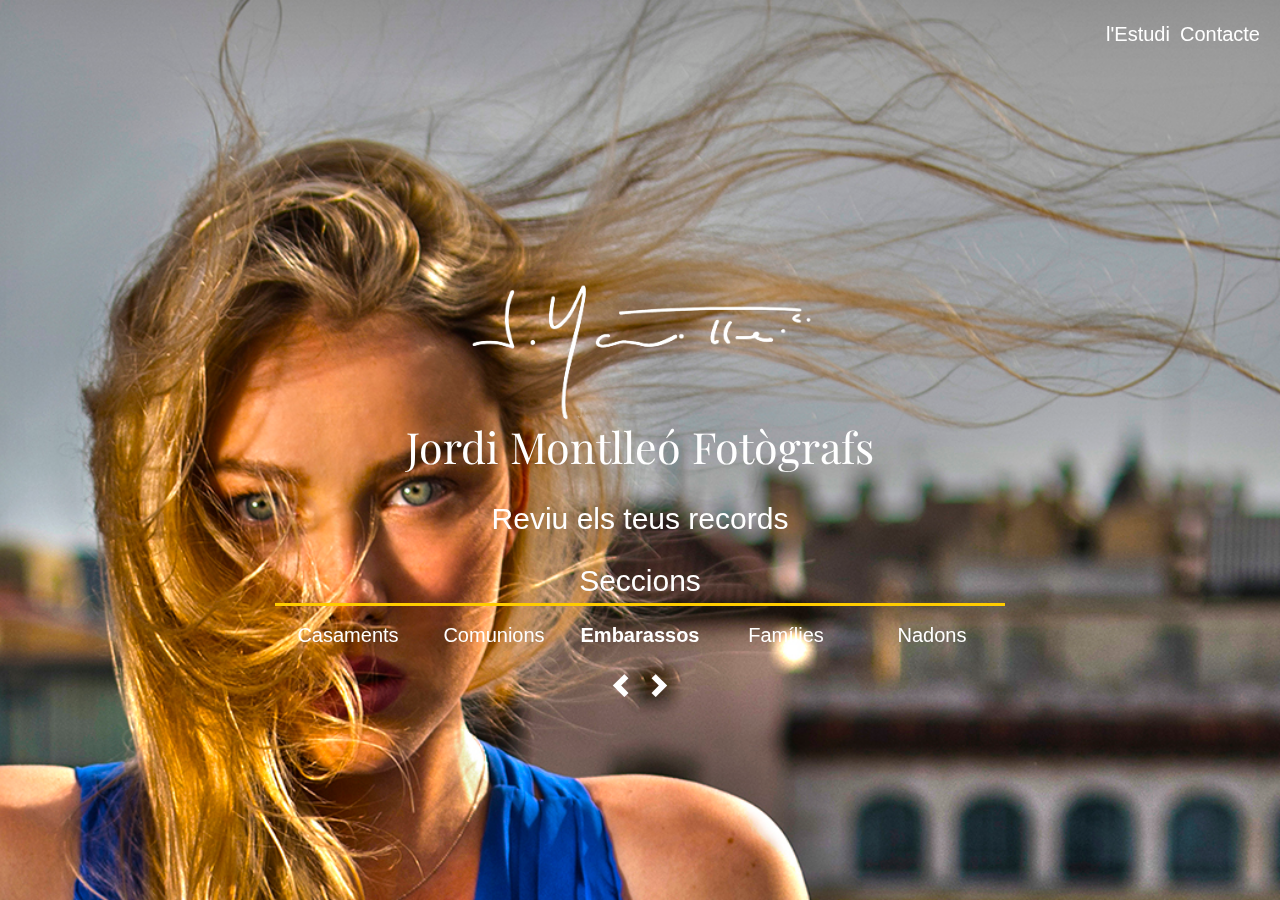
<file: index.html>
<!DOCTYPE html>
<html  >
<head>
  <!-- Site made with Mobirise Website Builder v4.9.7, https://mobirise.com -->
  <meta charset="UTF-8">
  <meta http-equiv="X-UA-Compatible" content="IE=edge">
  <meta name="generator" content="Mobirise v4.9.7, mobirise.com">
  <meta name="viewport" content="width=device-width, initial-scale=1, minimum-scale=1">
  <link rel="shortcut icon" href="assets/images/fullsizeoutput-611-295x128.jpg" type="image/x-icon">
  <meta name="description" content="">

  <title>Home</title>
  <link rel="stylesheet" href="https://fonts.googleapis.com/css?family=Alegreya+Sans:400,700&subset=latin,vietnamese,latin-ext">
  <link rel="stylesheet" href="assets/web/assets/mobirise-icons/mobirise-icons.css">
  <link rel="stylesheet" href="https://fonts.googleapis.com/css?family=Playfair+Display:400,700&subset=latin,cyrillic">
  <link rel="stylesheet" href="assets/tether/tether.min.css">
  <link rel="stylesheet" href="assets/bootstrap/css/bootstrap.min.css">
  <link rel="stylesheet" href="assets/dropdown-menu/style.light.css">
  <link rel="stylesheet" href="assets/mobirise/css/mbr-additional.css" type="text/css">
  <link rel="stylesheet" href="assets/puritym/css/style.css">
  <link rel="stylesheet" href="assets/estils/styles/detalls.css">
  <link rel="stylesheet" href="https://maxcdn.bootstrapcdn.com/bootstrap/3.3.7/css/bootstrap.min.css">
  <script src="https://ajax.googleapis.com/ajax/libs/jquery/3.2.1/jquery.min.js"></script>
  <script src="https://maxcdn.bootstrapcdn.com/bootstrap/3.3.7/js/bootstrap.min.js"></script>

</head>

<body style="font-size:20px;">

  <section>
    <nav class="nav-top", style="color:white">
          <a href="estudi.html">l'Estudi</a>
          <a href="#">Contacte</a>
    </nav>
  </section>

  <section class="mbr-section mbr-section-full mbr-parallax-background mbr-after-navbar style-background" id="header4-0" data-rv-view="2" style="background-image: url(assets/images/profoto-21.jpg);">

      <div class="mbr-table-cell">
          <div class="container">
              <div class="row">
                  <div class="col-md-8 col-md-offset-2 text-xs-center">
                      <img id="logo-portada" src="assets/images/signatura-blanca.png" alt="">
                      <h1 class="mbr-section-title display-1">Jordi Montlleó Fotògrafs</h1>
                      <p class="lead">Reviu els teus records</p>
                      <p id="seccions-label">Seccions</p>
                      <div class="slide">
                        <div class="component"><p style="font-size:20px;">Casaments</p></div>
                        <div class="component"><p style="font-size:20px;">Comunions</p></div>
                        <div class="component"><p style="font-size:20px; font-weight:bold;"><a href="#">Embarassos</a></p></div>
                        <div class="component"><p style="font-size:20px;">Famílies</p></div>
                        <div class="component"><p style="font-size:20px;">Nadons</p></div>
                      </div>
                      <div class="slide-btns">
                          <span id='btn-left'><i class="glyphicon glyphicon-chevron-left"></i></span>
                          <span id='btn-right'><i class="glyphicon glyphicon-chevron-right"></i></span>
                      </div>
                  </div>

              </div>
          </div>
      </div>
  </section>

<script src = "assets/estils/js/detalls.js" type="text/javascript"></script>

  <script src="assets/web/assets/jquery/jquery.min.js"></script>
  <script src="assets/tether/tether.min.js"></script>
  <script src="assets/bootstrap/js/bootstrap.min.js"></script>
  <script src="assets/smooth-scroll/smooth-scroll.js"></script>
  <script src="assets/bootstrap-carousel-swipe/bootstrap-carousel-swipe.js"></script>
  <script src="assets/jarallax/jarallax.js"></script>
  <script src="assets/dropdown-menu/script.js"></script>
  <script src="assets/puritym/js/script.js"></script>
  <script src="assets/formoid/formoid.min.js"></script>


</body>
</html>
</file>
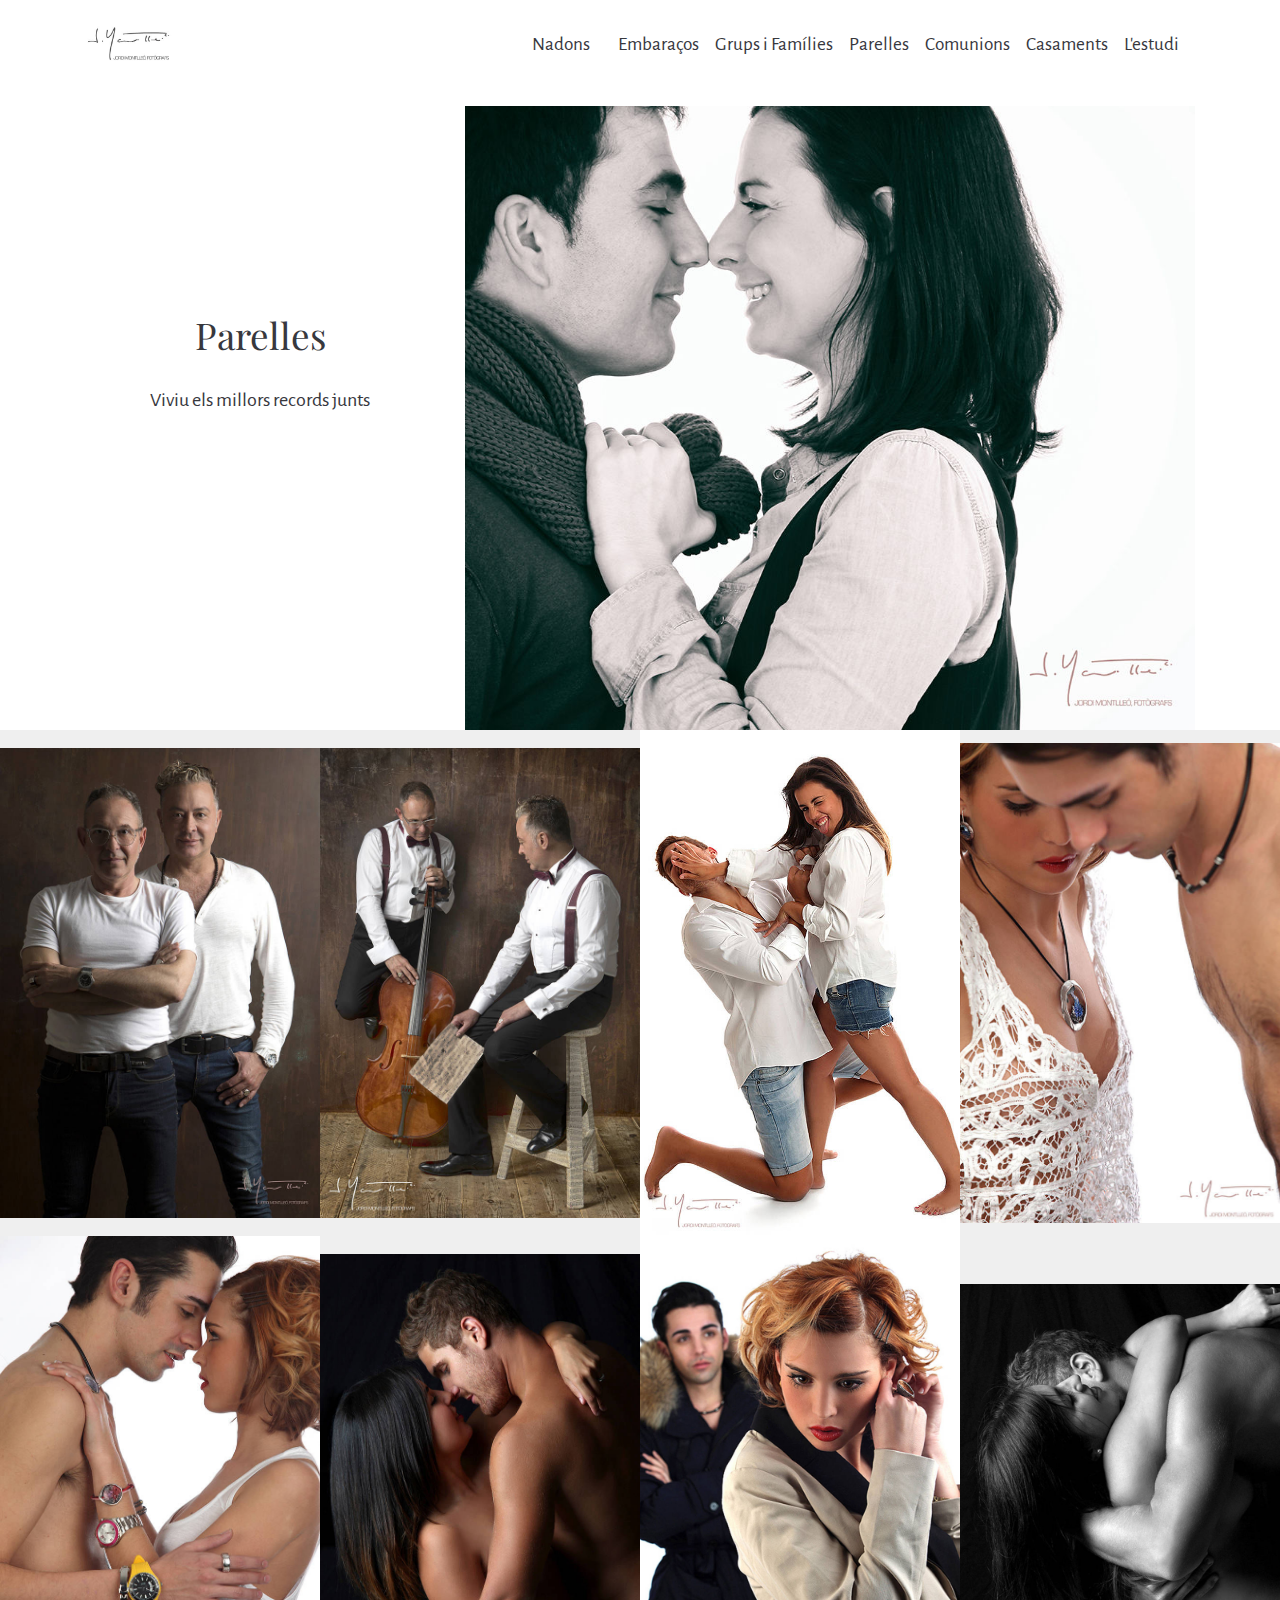
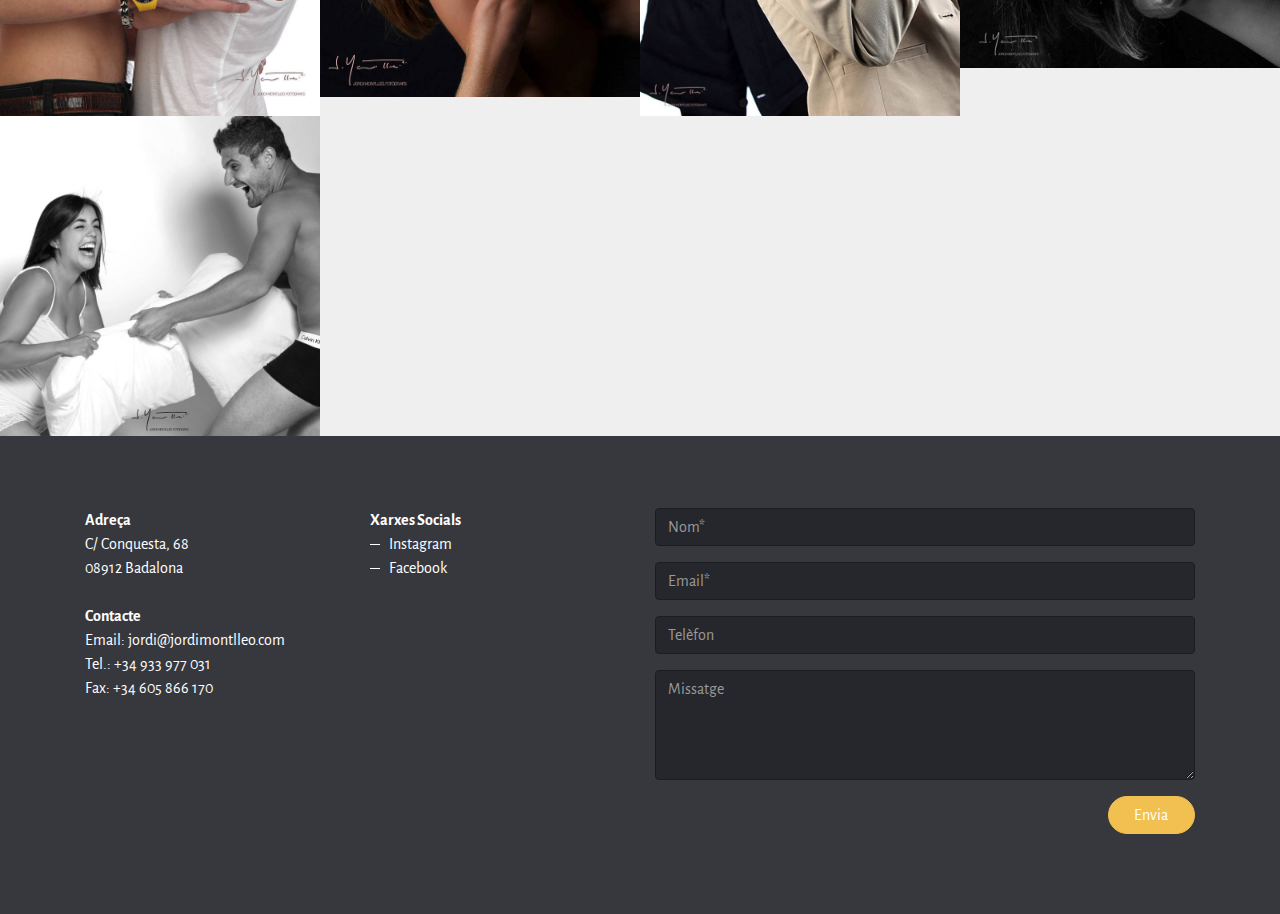
<file: page4.html>
<!DOCTYPE html>
<html  >
<head>
  <!-- Site made with Mobirise Website Builder v4.9.7, https://mobirise.com -->
  <meta charset="UTF-8">
  <meta http-equiv="X-UA-Compatible" content="IE=edge">
  <meta name="generator" content="Mobirise v4.9.7, mobirise.com">
  <meta name="viewport" content="width=device-width, initial-scale=1, minimum-scale=1">
  <link rel="shortcut icon" href="assets/images/fullsizeoutput-611-295x128.jpg" type="image/x-icon">
  <meta name="description" content="">
  
  <title>Parelles</title>
  <link rel="stylesheet" href="https://fonts.googleapis.com/css?family=Alegreya+Sans:400,700&subset=latin,vietnamese,latin-ext">
  <link rel="stylesheet" href="https://fonts.googleapis.com/css?family=Playfair+Display:400,700&subset=latin,cyrillic">
  <link rel="stylesheet" href="assets/tether/tether.min.css">
  <link rel="stylesheet" href="assets/bootstrap/css/bootstrap.min.css">
  <link rel="stylesheet" href="assets/dropdown-menu/style.light.css">
  <link rel="stylesheet" href="assets/puritym/css/style.css">
  <link rel="stylesheet" href="assets/mobirise/css/mbr-additional.css" type="text/css">
  
  
  
</head>
<body>
  <section id="dropdown-menu-s" data-rv-view="289">

    <nav class="navbar navbar-dropdown navbar-fixed-top">

        <div class="container">

            <div class="navbar-brand">
                <a href="index.html" class="navbar-logo"><img src="assets/images/fullsizeoutput-611-295x128.jpg" alt="Mobirise"></a>
                
            </div>

            <button class="navbar-toggler pull-xs-right hidden-md-up" type="button" data-toggle="collapse" data-target="#exCollapsingNavbar">
                <div class="hamburger-icon"></div>
            </button>

            <ul class="nav-dropdown collapse pull-xs-right navbar-toggleable-sm nav navbar-nav" id="exCollapsingNavbar"><li class="nav-item"><a class="nav-link link" href="nadons.html" aria-expanded="false"><p>&nbsp; &nbsp; Nadons<br></p></a></li><li class="nav-item"><a class="nav-link link" href="index.html" aria-expanded="false"><p>&nbsp; &nbsp; Embaraços<br></p></a></li><li class="nav-item"><a class="nav-link link" href="index.html" aria-expanded="false">Grups i Famílies</a></li><li class="nav-item"><a class="nav-link link" href="page4.html" aria-expanded="false">Parelles</a></li><li class="nav-item"><a class="nav-link link" href="comunions.html" aria-expanded="false">Comunions</a></li><li class="nav-item"><a class="nav-link link" href="casaments.html" aria-expanded="false">Casaments</a></li><li class="nav-item"><a class="nav-link link" href="page5.html">L'estudi</a></li><li class="nav-item"><a class="nav-link link" href="https://mobirise.com/" aria-expanded="false"></a></li></ul>

        </div>

    </nav>

</section>

<section class="mbr-section mbr-section-nopadding mbr-after-navbar" id="msg-box4-u" data-rv-view="291" style="background-color: rgb(255, 255, 255); padding-top: 0rem; padding-bottom: 0rem;">
    
    <div class="container">
        <div class="row">
            
            <div class="col-xs-12 col-lg-3 mbr-inner-padding text-xs-center mbr-table-cell-lg">
                <h3 class="mbr-section-title display-4">Parelles</h3>
                
                <div class="lead">Viviu els millors records junts</div>
                
            </div>
            <div class="col-xs-12 col-lg-9 mbr-table-cell-lg image-size" style="width: 50%;">
                <div class="mbr-figure"><img src="assets/images/parelles004-992x992.jpg"></div>
            </div>
        </div>
    </div>
</section>

<section class="mbr-gallery mbr-section mbr-section-nopadding" id="gallery1-v" data-rv-view="294" style="background-color: rgb(239, 239, 239); padding-top: 0rem; padding-bottom: 0rem;">
    <!-- Gallery -->
    <div>
        <div class=" mbr-gallery-layout-default">
            <div>
                <div>
                    <div class="mbr-gallery-item">
                        <a data-toggle="modal" href="#lb-gallery1-v" data-slide-to="0">
                            <img src="assets/images/parelles014-676x992-676x992.jpg" alt="" title="">
                            <span class="icon fa fa-search-plus"></span>
                        </a>
                    </div><div class="mbr-gallery-item">
                        <a data-toggle="modal" href="#lb-gallery1-v" data-slide-to="1">
                            <img src="assets/images/parelles016-676x992-676x992.jpg" alt="" title="">
                            <span class="icon fa fa-search-plus"></span>
                        </a>
                    </div><div class="mbr-gallery-item">
                        <a data-toggle="modal" href="#lb-gallery1-v" data-slide-to="2">
                            <img src="assets/images/parelles009-628x992-628x992.jpg" alt="" title="">
                            <span class="icon fa fa-search-plus"></span>
                        </a>
                    </div><div class="mbr-gallery-item">
                        <a data-toggle="modal" href="#lb-gallery1-v" data-slide-to="3">
                            <img src="assets/images/parelles010-661x992-661x992.jpg" alt="" title="">
                            <span class="icon fa fa-search-plus"></span>
                        </a>
                    </div><div class="mbr-gallery-item">
                        <a data-toggle="modal" href="#lb-gallery1-v" data-slide-to="4">
                            <img src="assets/images/parelles005-661x992-661x992.jpg" alt="" title="">
                            <span class="icon fa fa-search-plus"></span>
                        </a>
                    </div><div class="mbr-gallery-item">
                        <a data-toggle="modal" href="#lb-gallery1-v" data-slide-to="5">
                            <img src="assets/images/parelles003-717x992-717x992.jpg" alt="" title="">
                            <span class="icon fa fa-search-plus"></span>
                        </a>
                    </div><div class="mbr-gallery-item">
                        <a data-toggle="modal" href="#lb-gallery1-v" data-slide-to="6">
                            <img src="assets/images/parelles008-992x1489-800x1201.jpg" alt="" title="">
                            <span class="icon fa fa-search-plus"></span>
                        </a>
                    </div><div class="mbr-gallery-item">
                        <a data-toggle="modal" href="#lb-gallery1-v" data-slide-to="7">
                            <img src="assets/images/parelles012-827x992-800x960.jpg" alt="" title="">
                            <span class="icon fa fa-search-plus"></span>
                        </a>
                    </div><div class="mbr-gallery-item">
                        <a data-toggle="modal" href="#lb-gallery1-v" data-slide-to="8">
                            <img src="assets/images/parelles002-992x992-800x800.jpg" alt="" title="">
                            <span class="icon fa fa-search-plus"></span>
                        </a>
                    </div>
                </div>
            </div>
            <div class="clearfix"></div>
        </div>
    </div>

    <!-- Lightbox -->
    <div data-app-prevent-settings="" class="mbr-slider modal fade carousel slide" tabindex="-1" data-keyboard="true" data-interval="false" id="lb-gallery1-v">
        <div class="modal-dialog">
            <div class="modal-content">
                <div class="modal-body">
                    <ol class="carousel-indicators">
                        <li data-app-prevent-settings="" data-target="#lb-gallery1-v" class=" active" data-slide-to="0"></li><li data-app-prevent-settings="" data-target="#lb-gallery1-v" data-slide-to="1"></li><li data-app-prevent-settings="" data-target="#lb-gallery1-v" data-slide-to="2"></li><li data-app-prevent-settings="" data-target="#lb-gallery1-v" data-slide-to="3"></li><li data-app-prevent-settings="" data-target="#lb-gallery1-v" data-slide-to="4"></li><li data-app-prevent-settings="" data-target="#lb-gallery1-v" data-slide-to="5"></li><li data-app-prevent-settings="" data-target="#lb-gallery1-v" data-slide-to="6"></li><li data-app-prevent-settings="" data-target="#lb-gallery1-v" data-slide-to="7"></li><li data-app-prevent-settings="" data-target="#lb-gallery1-v" data-slide-to="8"></li>
                    </ol>
                    <div class="carousel-inner">
                        <div class="carousel-item active">
                            <img src="assets/images/parelles014-676x992.jpg" alt="" title="">
                        </div><div class="carousel-item">
                            <img src="assets/images/parelles016-676x992.jpg" alt="" title="">
                        </div><div class="carousel-item">
                            <img src="assets/images/parelles009-628x992.jpg" alt="" title="">
                        </div><div class="carousel-item">
                            <img src="assets/images/parelles010-661x992.jpg" alt="" title="">
                        </div><div class="carousel-item">
                            <img src="assets/images/parelles005-661x992.jpg" alt="" title="">
                        </div><div class="carousel-item">
                            <img src="assets/images/parelles003-717x992.jpg" alt="" title="">
                        </div><div class="carousel-item">
                            <img src="assets/images/parelles008-992x1489.jpg" alt="" title="">
                        </div><div class="carousel-item">
                            <img src="assets/images/parelles012-827x992.jpg" alt="" title="">
                        </div><div class="carousel-item">
                            <img src="assets/images/parelles002-992x992.jpg" alt="" title="">
                        </div>
                    </div>
                    <a class="left carousel-control" role="button" data-slide="prev" href="#lb-gallery1-v">
                        <span class="icon-prev" aria-hidden="true"></span>
                        <span class="sr-only">Previous</span>
                    </a>
                    <a class="right carousel-control" role="button" data-slide="next" href="#lb-gallery1-v">
                        <span class="icon-next" aria-hidden="true"></span>
                        <span class="sr-only">Next</span>
                    </a>

                    <a class="close" href="#" role="button" data-dismiss="modal">
                        <span aria-hidden="true">×</span>
                        <span class="sr-only">Close</span>
                    </a>
                </div>
            </div>
        </div>
    </div>
</section>

<section class="mbr-section mbr-section-small mbr-footer" id="contacts3-t" data-rv-view="333" style="background-color: rgb(55, 56, 62); padding-top: 4.5rem; padding-bottom: 4.5rem;">
    
    <div class="container">
        <div class="row">
            <div class="col-xs-12 col-md-3">
                <p><strong>Adreça</strong><br>C/ Conquesta, 68<br>08912 Badalona<br><br>
<strong>Contacte</strong><br>
Email: jordi@jordimontlleo.com<br>Tel.: +34&nbsp;933 977 031<br>
Fax: +34&nbsp;605 866 170</p>
            </div>
            <div class="col-xs-12 col-md-3"><strong>Xarxes Socials</strong><br><ul><li>Instagram</li><li>Facebook</li></ul></div>
            <div class="col-xs-12 col-md-6" data-form-type="formoid">
                <div data-form-alert="true"><div hidden="" data-form-alert-success="true">Gràcies per contactar amb nosaltres</div></div>
                <form action="https://mobirise.com/" method="post" data-form-title="MESSAGE">
                    <input type="hidden" value="aUhCYfGT2IBXxzPSZjkopmzEo0JzdQDiKWXZTommsQ8R5t4cq9Qj+jQP+5bYMFwY/jNiraNNiHUg6f3zYroMCcs9H44wMpKlA89Ozl0McK5vmS5PKveEROTCbIhlh+bd" data-form-email="true">
                    <div class="form-group">
                        <input type="text" class="form-control input-sm input-inverse" name="name" required="" placeholder="Nom*" data-form-field="Name">
                    </div>
                    <div class="form-group">
                        <input type="email" class="form-control input-sm input-inverse" name="email" required="" placeholder="Email*" data-form-field="Email">
                    </div>
                    <div class="form-group">
                        <input type="tel" class="form-control input-sm input-inverse" name="phone" placeholder="Telèfon" data-form-field="Phone">
                    </div>
                    <div class="form-group">
                        <textarea class="form-control input-sm input-inverse" name="message" rows="4" placeholder="Missatge" data-form-field="Message"></textarea>
                    </div>
                    <div class="text-xs-right"><button type="submit" class="btn btn-warning">Envia</button></div>
                </form>
            </div>
        </div>
    </div>
</section>


  <script src="assets/web/assets/jquery/jquery.min.js"></script>
  <script src="assets/tether/tether.min.js"></script>
  <script src="assets/bootstrap/js/bootstrap.min.js"></script>
  <script src="assets/bootstrap-carousel-swipe/bootstrap-carousel-swipe.js"></script>
  <script src="assets/smooth-scroll/smooth-scroll.js"></script>
  <script src="assets/masonry/masonry.pkgd.min.js"></script>
  <script src="assets/imagesloaded/imagesloaded.pkgd.min.js"></script>
  <script src="assets/dropdown-menu/script.js"></script>
  <script src="assets/puritym/js/script.js"></script>
  <script src="assets/mobirise-gallery/script.js"></script>
  <script src="assets/formoid/formoid.min.js"></script>
  
  
</body>
</html>
</file>
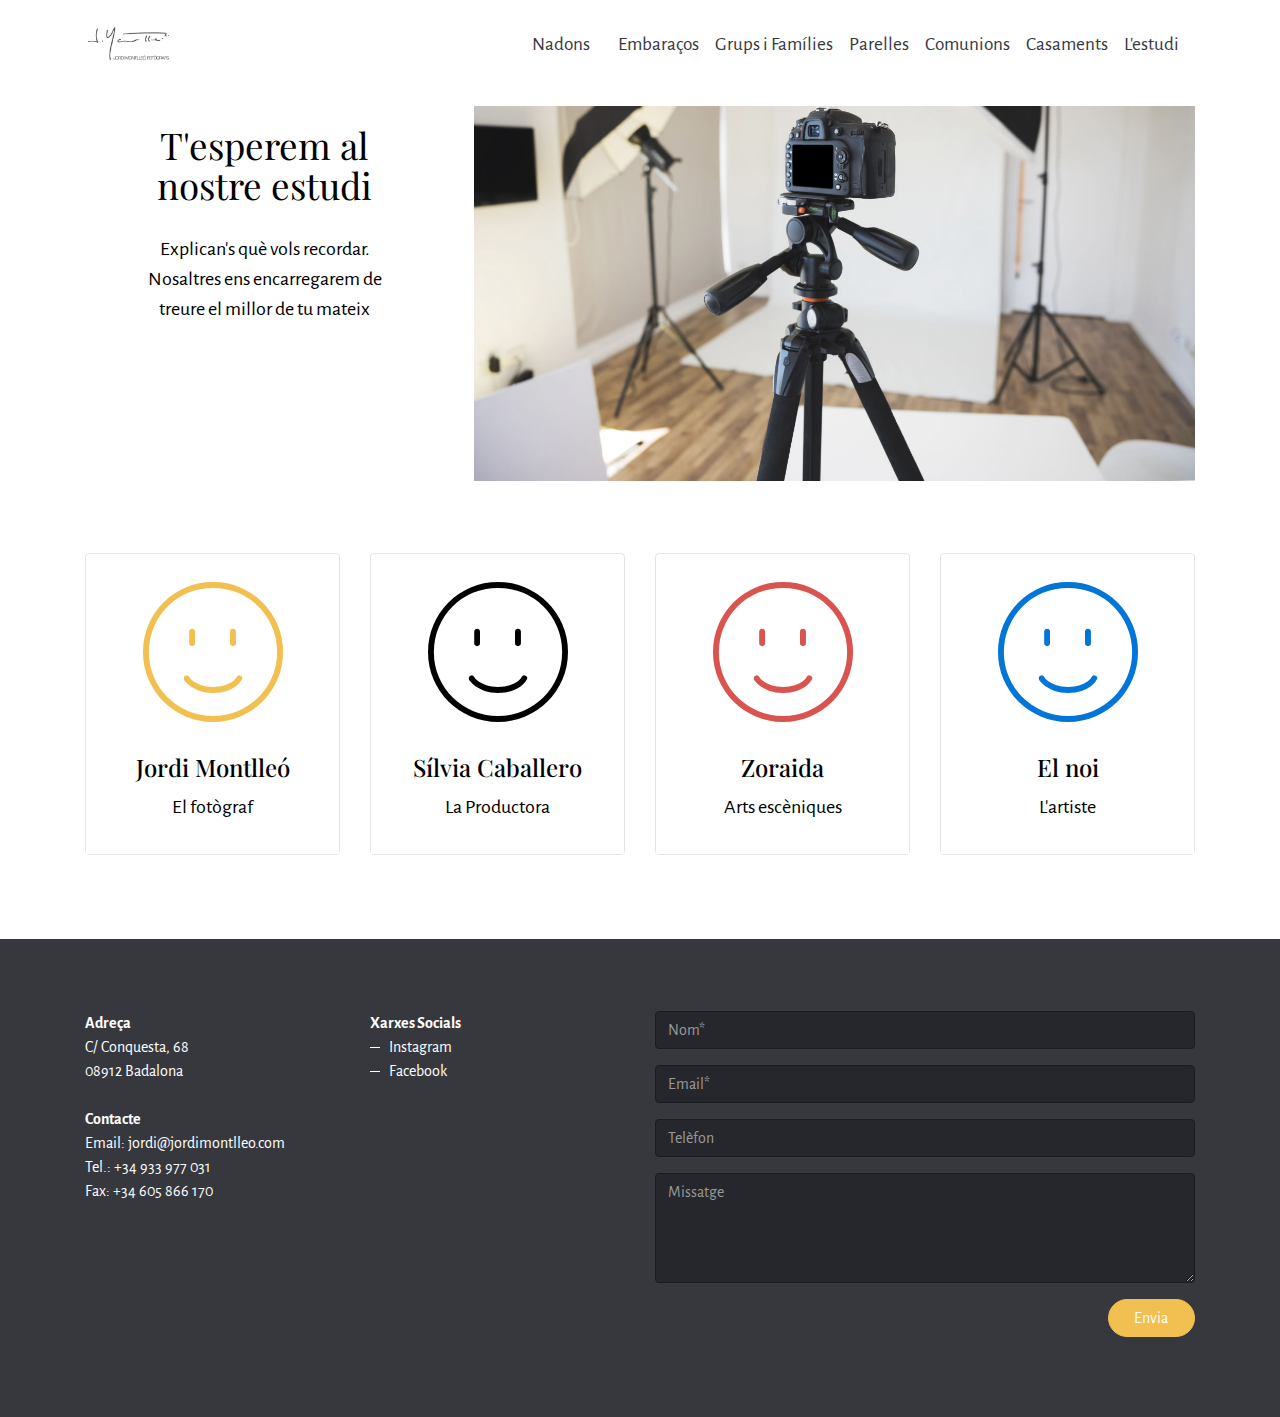
<file: page5.html>
<!DOCTYPE html>
<html  >
<head>
  <!-- Site made with Mobirise Website Builder v4.9.7, https://mobirise.com -->
  <meta charset="UTF-8">
  <meta http-equiv="X-UA-Compatible" content="IE=edge">
  <meta name="generator" content="Mobirise v4.9.7, mobirise.com">
  <meta name="viewport" content="width=device-width, initial-scale=1, minimum-scale=1">
  <link rel="shortcut icon" href="assets/images/fullsizeoutput-611-295x128.jpg" type="image/x-icon">
  <meta name="description" content="">
  
  <title>estudi</title>
  <link rel="stylesheet" href="https://fonts.googleapis.com/css?family=Playfair+Display:400,700&subset=latin,cyrillic">
  <link rel="stylesheet" href="https://fonts.googleapis.com/css?family=Alegreya+Sans:400,700&subset=latin,vietnamese,latin-ext">
  <link rel="stylesheet" href="assets/web/assets/mobirise-icons/mobirise-icons.css">
  <link rel="stylesheet" href="assets/tether/tether.min.css">
  <link rel="stylesheet" href="assets/bootstrap/css/bootstrap.min.css">
  <link rel="stylesheet" href="assets/puritym/css/style.css">
  <link rel="stylesheet" href="assets/dropdown-menu/style.light.css">
  <link rel="stylesheet" href="assets/mobirise/css/mbr-additional.css" type="text/css">
  
  
  
</head>
<body>
  <section id="dropdown-menu-w" data-rv-view="342">

    <nav class="navbar navbar-dropdown navbar-fixed-top">

        <div class="container">

            <div class="navbar-brand">
                <a href="index.html" class="navbar-logo"><img src="assets/images/fullsizeoutput-611-295x128.jpg" alt="Mobirise"></a>
                
            </div>

            <button class="navbar-toggler pull-xs-right hidden-md-up" type="button" data-toggle="collapse" data-target="#exCollapsingNavbar">
                <div class="hamburger-icon"></div>
            </button>

            <ul class="nav-dropdown collapse pull-xs-right navbar-toggleable-sm nav navbar-nav" id="exCollapsingNavbar"><li class="nav-item"><a class="nav-link link" href="nadons.html" aria-expanded="false"><p>&nbsp; &nbsp; Nadons<br></p></a></li><li class="nav-item"><a class="nav-link link" href="index.html" aria-expanded="false"><p>&nbsp; &nbsp; Embaraços<br></p></a></li><li class="nav-item"><a class="nav-link link" href="index.html" aria-expanded="false">Grups i Famílies</a></li><li class="nav-item"><a class="nav-link link" href="page4.html" aria-expanded="false">Parelles</a></li><li class="nav-item"><a class="nav-link link" href="comunions.html" aria-expanded="false">Comunions</a></li><li class="nav-item"><a class="nav-link link" href="casaments.html" aria-expanded="false">Casaments</a></li><li class="nav-item"><a class="nav-link link" href="page5.html">L'estudi</a></li><li class="nav-item"><a class="nav-link link" href="https://mobirise.com/" aria-expanded="false"></a></li></ul>

        </div>

    </nav>

</section>

<section class="mbr-section mbr-section-nopadding mbr-after-navbar" id="msg-box4-14" data-rv-view="344" style="background-color: rgb(255, 255, 255); padding-top: 0rem; padding-bottom: 0rem;">
    
    <div class="container">
        <div class="row">
            
            <div class="col-xs-12 col-lg-3 mbr-inner-padding text-xs-center mbr-table-cell-lg">
                <h3 class="mbr-section-title display-4">T'esperem al nostre estudi</h3>
                
                <div class="lead"><p>Explican's què vols recordar. Nosaltres ens encarregarem de treure el millor de tu mateix</p></div>
                
            </div>
            <div class="col-xs-12 col-lg-9 mbr-table-cell-lg image-size" style="width: 50%;">
                <div class="mbr-figure"><img src="assets/images/estudio-2-1400x934.jpg"></div>
            </div>
        </div>
    </div>
</section>

<section class="mbr-section mbr-section-small" id="features1-15" data-rv-view="347" style="background-color: rgb(255, 255, 255); padding-top: 4.5rem; padding-bottom: 4.5rem;">
    
    <div class="container">
        <div class="row">
            <div class="col-sm-6 col-md-3">
                <div class="card cart-block">
                    <div><span class="mbri-smile-face mbr-iconfont mbr-iconfont-features1" style="color: rgb(241, 192, 80);"></span></div>
                    <div class="card-block">
                        <h4 class="card-title text-xs-center">Jordi Montlleó<br></h4>
                        <p class="card-text">El fotògraf</p>
                        
                    </div>
                </div>
            </div>
            <div class="col-sm-6 col-md-3">
                <div class="card cart-block">
                    <div><span class="mbri-smile-face mbr-iconfont mbr-iconfont-features1"></span></div>
                    <div class="card-block">
                        <h4 class="card-title text-xs-center">Sílvia Caballero</h4>
                        <p class="card-text">La Productora</p>
                        
                    </div>
                </div>
            </div>
            <div class="col-sm-6 col-md-3">
                <div class="card cart-block">
                    <div><span class="mbri-smile-face mbr-iconfont mbr-iconfont-features1" style="color: rgb(217, 83, 79);"></span></div>
                    <div class="card-block">
                        <h4 class="card-title text-xs-center">Zoraida</h4>
                        <p class="card-text">Arts escèniques</p>
                        
                    </div>
                </div>
            </div>
            <div class="col-sm-6 col-md-3">
                <div class="card cart-block">
                    <div><span class="mbri-smile-face mbr-iconfont mbr-iconfont-features1" style="color: rgb(2, 117, 216);"></span></div>
                    <div class="card-block">
                        <h4 class="card-title text-xs-center">El noi</h4>
                        <p class="card-text">L'artiste</p>
                        
                    </div>
                </div>
            </div>
        </div>
    </div>
</section>

<section class="mbr-section mbr-section-small mbr-footer" id="contacts3-x" data-rv-view="350" style="background-color: rgb(55, 56, 62); padding-top: 4.5rem; padding-bottom: 4.5rem;">
    
    <div class="container">
        <div class="row">
            <div class="col-xs-12 col-md-3">
                <p><strong>Adreça</strong><br>C/ Conquesta, 68<br>08912 Badalona<br><br>
<strong>Contacte</strong><br>
Email: jordi@jordimontlleo.com<br>Tel.: +34&nbsp;933 977 031<br>
Fax: +34&nbsp;605 866 170</p>
            </div>
            <div class="col-xs-12 col-md-3"><strong>Xarxes Socials</strong><br><ul><li>Instagram</li><li>Facebook</li></ul></div>
            <div class="col-xs-12 col-md-6" data-form-type="formoid">
                <div data-form-alert="true"><div hidden="" data-form-alert-success="true">Gràcies per contactar amb nosaltres</div></div>
                <form action="https://mobirise.com/" method="post" data-form-title="MESSAGE">
                    <input type="hidden" value="pzCn9PmSFO6hwQIYMPdTeSuhvJtijgC8v4EOQiArw/Ql4IE2bOb/+IhUaT008tGu869rHcNz0zEDK/SE4sWiE82fPfrnzJRwz3gPWkLuaMlSI1MuFngCBv56dBXdQ3wA" data-form-email="true">
                    <div class="form-group">
                        <input type="text" class="form-control input-sm input-inverse" name="name" required="" placeholder="Nom*" data-form-field="Name">
                    </div>
                    <div class="form-group">
                        <input type="email" class="form-control input-sm input-inverse" name="email" required="" placeholder="Email*" data-form-field="Email">
                    </div>
                    <div class="form-group">
                        <input type="tel" class="form-control input-sm input-inverse" name="phone" placeholder="Telèfon" data-form-field="Phone">
                    </div>
                    <div class="form-group">
                        <textarea class="form-control input-sm input-inverse" name="message" rows="4" placeholder="Missatge" data-form-field="Message"></textarea>
                    </div>
                    <div class="text-xs-right"><button type="submit" class="btn btn-warning">Envia</button></div>
                </form>
            </div>
        </div>
    </div>
</section>


  <script src="assets/web/assets/jquery/jquery.min.js"></script>
  <script src="assets/tether/tether.min.js"></script>
  <script src="assets/bootstrap/js/bootstrap.min.js"></script>
  <script src="assets/smooth-scroll/smooth-scroll.js"></script>
  <script src="assets/puritym/js/script.js"></script>
  <script src="assets/dropdown-menu/script.js"></script>
  <script src="assets/formoid/formoid.min.js"></script>
  
  
</body>
</html>
</file>
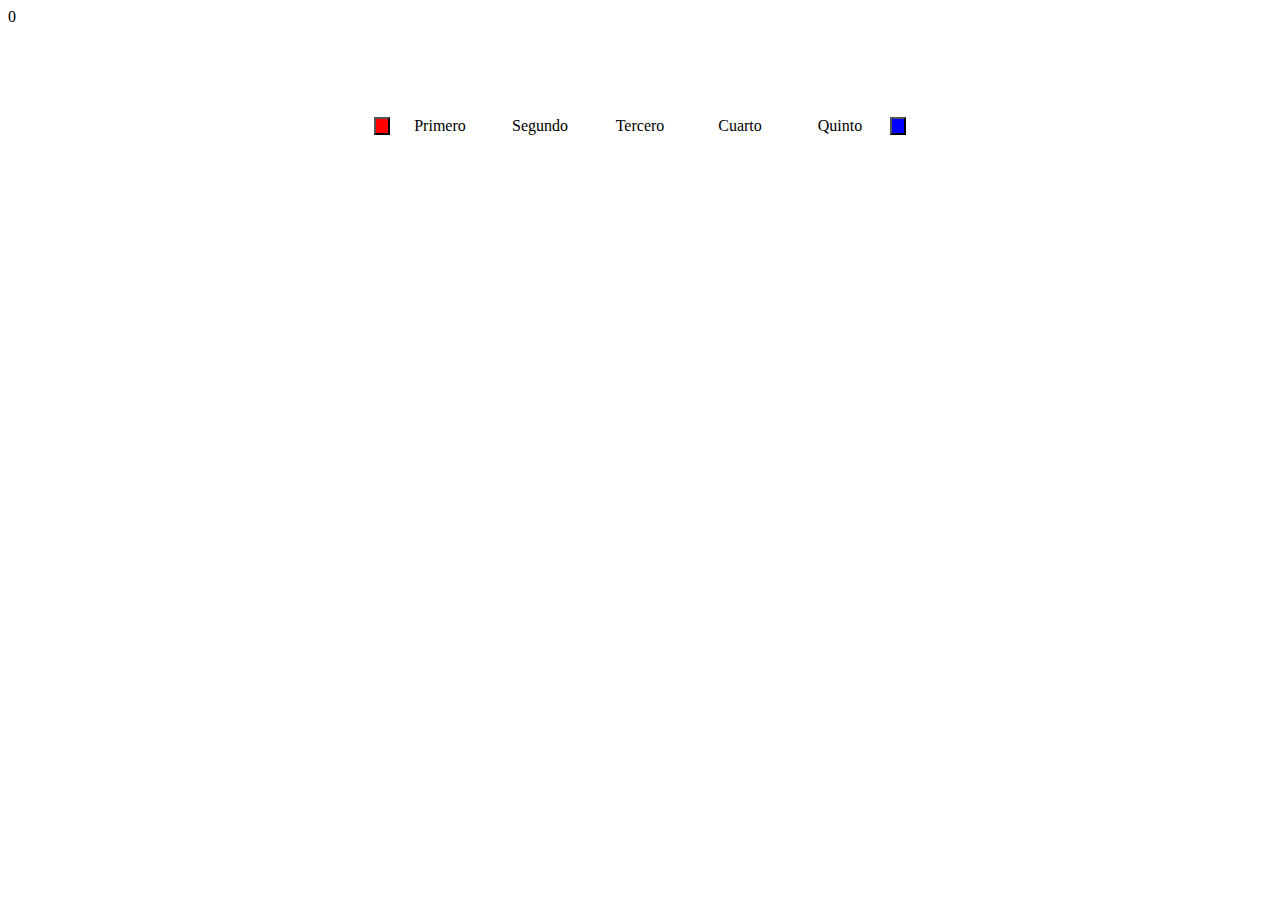
<file: pruebas.html>
<!DOCTYPE html>
<html lang="en" dir="ltr">
  <head>
    <meta charset="utf-8">
    <title></title>
  </head>
  <body>

    <style media="screen">
      #section{
  display: flex;
  justify-content: center;
  align-items: center;
  width: 100%;
  height: 200px;
}

.slide{
  display: flex;
  justify-content: center;
}

.component{
  text-align: center;
  width: 100px;
}

#btn-left{
  background: red;
}

#btn-right{
  background: blue;
}
    </style>

    <div>
      <span id='span'>0</span>
    </div>
    <section id='section'>
      <div class="slide">
        <button class="button" id='btn-left'></button>
        <div class="component">Primero</div>
        <div class="component">Segundo</div>
        <div class="component">Tercero</div>
        <div class="component">Cuarto</div>
        <div class="component">Quinto</div>
        <button class="button" id="btn-right"></button>
      </div>
    </section>

<script type="text/javascript">

let lista = ['Primero', 'Segundo', 'Tercero', 'Cuarto', 'Quinto', 'Sexto', 'Séptimo', 'octavo']

var pos = 0

function listaChangeUp(){
  let pos = lista[lista.length - 1]
  let newpos = lista[0]
  for(let i= 0; i < lista.length; i++){
      newpos = lista[i]
      lista[i] = pos
      pos = newpos
  }
}

function listaChangeDown(){
  let pos = lista[0]
  let newpos = lista[lista.legength - 1]
  for(let i= lista.length - 1; i >= 0; i--){
      newpos = lista[i]
      lista[i] = pos
      pos = newpos
  }
}


function slideRender(){
    let components = document.getElementsByClassName('component')
    for(let i=0; i < 5; i++){
      components[i].innerHTML = lista[i]
    }
}

document.getElementById("btn-left").addEventListener("click", function(){
    if(pos != 0){
      pos--
    }
    listaChangeDown()
    slideRender()
})

document.getElementById("btn-right").addEventListener("click", function(){
    if(pos != lista.length - 1){
      pos++
    }
    listaChangeUp()
    slideRender()
})

</script>

  </body>
</html>
</file>
<file: assets/web/assets/mobirise-icons/mobirise-icons.css>
@font-face {
  font-family: 'MobiriseIcons';
  src:  url('mobirise-icons.eot?spat4u');
  src:  url('mobirise-icons.eot?spat4u#iefix') format('embedded-opentype'),
    url('mobirise-icons.ttf?spat4u') format('truetype'),
    url('mobirise-icons.woff?spat4u') format('woff'),
    url('mobirise-icons.svg?spat4u#MobiriseIcons') format('svg');
  font-weight: normal;
  font-style: normal;
}

[class^="mbri-"], [class*=" mbri-"] {
  /* use !important to prevent issues with browser extensions that change fonts */
  font-family: MobiriseIcons !important;
  speak: none;
  font-style: normal;
  font-weight: normal;
  font-variant: normal;
  text-transform: none;
  line-height: 1;

  /* Better Font Rendering =========== */
  -webkit-font-smoothing: antialiased;
  -moz-osx-font-smoothing: grayscale;
}

.mbri-add-submenu:before {
  content: "\e900";
}
.mbri-alert:before {
  content: "\e901";
}
.mbri-align-center:before {
  content: "\e902";
}
.mbri-align-justify:before {
  content: "\e903";
}
.mbri-align-left:before {
  content: "\e904";
}
.mbri-align-right:before {
  content: "\e905";
}
.mbri-android:before {
  content: "\e906";
}
.mbri-apple:before {
  content: "\e907";
}
.mbri-arrow-down:before {
  content: "\e908";
}
.mbri-arrow-next:before {
  content: "\e909";
}
.mbri-arrow-prev:before {
  content: "\e90a";
}
.mbri-arrow-up:before {
  content: "\e90b";
}
.mbri-bold:before {
  content: "\e90c";
}
.mbri-bookmark:before {
  content: "\e90d";
}
.mbri-bootstrap:before {
  content: "\e90e";
}
.mbri-briefcase:before {
  content: "\e90f";
}
.mbri-browse:before {
  content: "\e910";
}
.mbri-bulleted-list:before {
  content: "\e911";
}
.mbri-calendar:before {
  content: "\e912";
}
.mbri-camera:before {
  content: "\e913";
}
.mbri-cart-add:before {
  content: "\e914";
}
.mbri-cart-full:before {
  content: "\e915";
}
.mbri-cash:before {
  content: "\e916";
}
.mbri-change-style:before {
  content: "\e917";
}
.mbri-chat:before {
  content: "\e918";
}
.mbri-clock:before {
  content: "\e919";
}
.mbri-close:before {
  content: "\e91a";
}
.mbri-cloud:before {
  content: "\e91b";
}
.mbri-code:before {
  content: "\e91c";
}
.mbri-contact-form:before {
  content: "\e91d";
}
.mbri-credit-card:before {
  content: "\e91e";
}
.mbri-cursor-click:before {
  content: "\e91f";
}
.mbri-cust-feedback:before {
  content: "\e920";
}
.mbri-database:before {
  content: "\e921";
}
.mbri-delivery:before {
  content: "\e922";
}
.mbri-desktop:before {
  content: "\e923";
}
.mbri-devices:before {
  content: "\e924";
}
.mbri-down:before {
  content: "\e925";
}
.mbri-download:before {
  content: "\e989";
}
.mbri-drag-n-drop:before {
  content: "\e927";
}
.mbri-drag-n-drop2:before {
  content: "\e928";
}
.mbri-edit:before {
  content: "\e929";
}
.mbri-edit2:before {
  content: "\e92a";
}
.mbri-error:before {
  content: "\e92b";
}
.mbri-extension:before {
  content: "\e92c";
}
.mbri-features:before {
  content: "\e92d";
}
.mbri-file:before {
  content: "\e92e";
}
.mbri-flag:before {
  content: "\e92f";
}
.mbri-folder:before {
  content: "\e930";
}
.mbri-gift:before {
  content: "\e931";
}
.mbri-github:before {
  content: "\e932";
}
.mbri-globe:before {
  content: "\e933";
}
.mbri-globe-2:before {
  content: "\e934";
}
.mbri-growing-chart:before {
  content: "\e935";
}
.mbri-hearth:before {
  content: "\e936";
}
.mbri-help:before {
  content: "\e937";
}
.mbri-home:before {
  content: "\e938";
}
.mbri-hot-cup:before {
  content: "\e939";
}
.mbri-idea:before {
  content: "\e93a";
}
.mbri-image-gallery:before {
  content: "\e93b";
}
.mbri-image-slider:before {
  content: "\e93c";
}
.mbri-info:before {
  content: "\e93d";
}
.mbri-italic:before {
  content: "\e93e";
}
.mbri-key:before {
  content: "\e93f";
}
.mbri-laptop:before {
  content: "\e940";
}
.mbri-layers:before {
  content: "\e941";
}
.mbri-left-right:before {
  content: "\e942";
}
.mbri-left:before {
  content: "\e943";
}
.mbri-letter:before {
  content: "\e944";
}
.mbri-like:before {
  content: "\e945";
}
.mbri-link:before {
  content: "\e946";
}
.mbri-lock:before {
  content: "\e947";
}
.mbri-login:before {
  content: "\e948";
}
.mbri-logout:before {
  content: "\e949";
}
.mbri-magic-stick:before {
  content: "\e94a";
}
.mbri-map-pin:before {
  content: "\e94b";
}
.mbri-menu:before {
  content: "\e94c";
}
.mbri-mobile:before {
  content: "\e94d";
}
.mbri-mobile2:before {
  content: "\e94e";
}
.mbri-mobirise:before {
  content: "\e94f";
}
.mbri-more-horizontal:before {
  content: "\e950";
}
.mbri-more-vertical:before {
  content: "\e951";
}
.mbri-music:before {
  content: "\e952";
}
.mbri-new-file:before {
  content: "\e953";
}
.mbri-numbered-list:before {
  content: "\e954";
}
.mbri-opened-folder:before {
  content: "\e955";
}
.mbri-pages:before {
  content: "\e956";
}
.mbri-paper-plane:before {
  content: "\e957";
}
.mbri-paperclip:before {
  content: "\e958";
}
.mbri-photo:before {
  content: "\e959";
}
.mbri-photos:before {
  content: "\e95a";
}
.mbri-pin:before {
  content: "\e95b";
}
.mbri-play:before {
  content: "\e95c";
}
.mbri-plus:before {
  content: "\e95d";
}
.mbri-preview:before {
  content: "\e95e";
}
.mbri-print:before {
  content: "\e95f";
}
.mbri-protect:before {
  content: "\e960";
}
.mbri-question:before {
  content: "\e961";
}
.mbri-quote-left:before {
  content: "\e962";
}
.mbri-quote-right:before {
  content: "\e963";
}
.mbri-refresh:before {
  content: "\e964";
}
.mbri-responsive:before {
  content: "\e965";
}
.mbri-right:before {
  content: "\e966";
}
.mbri-rocket:before {
  content: "\e967";
}
.mbri-sad-face:before {
  content: "\e968";
}
.mbri-sale:before {
  content: "\e969";
}
.mbri-save:before {
  content: "\e96a";
}
.mbri-search:before {
  content: "\e96b";
}
.mbri-setting:before {
  content: "\e96c";
}
.mbri-setting2:before {
  content: "\e96d";
}
.mbri-setting3:before {
  content: "\e96e";
}
.mbri-share:before {
  content: "\e96f";
}
.mbri-shopping-bag:before {
  content: "\e970";
}
.mbri-shopping-basket:before {
  content: "\e971";
}
.mbri-shopping-cart:before {
  content: "\e972";
}
.mbri-sites:before {
  content: "\e973";
}
.mbri-smile-face:before {
  content: "\e974";
}
.mbri-speed:before {
  content: "\e975";
}
.mbri-star:before {
  content: "\e976";
}
.mbri-success:before {
  content: "\e977";
}
.mbri-sun:before {
  content: "\e978";
}
.mbri-sun2:before {
  content: "\e979";
}
.mbri-tablet:before {
  content: "\e97a";
}
.mbri-tablet-vertical:before {
  content: "\e97b";
}
.mbri-target:before {
  content: "\e97c";
}
.mbri-timer:before {
  content: "\e97d";
}
.mbri-to-ftp:before {
  content: "\e97e";
}
.mbri-to-local-drive:before {
  content: "\e97f";
}
.mbri-touch-swipe:before {
  content: "\e980";
}
.mbri-touch:before {
  content: "\e981";
}
.mbri-trash:before {
  content: "\e982";
}
.mbri-underline:before {
  content: "\e983";
}
.mbri-unlink:before {
  content: "\e984";
}
.mbri-unlock:before {
  content: "\e985";
}
.mbri-up-down:before {
  content: "\e986";
}
.mbri-up:before {
  content: "\e987";
}
.mbri-update:before {
  content: "\e988";
}
.mbri-upload:before {
 content: "\e926"; 
}
.mbri-user:before {
  content: "\e98a";
}
.mbri-user2:before {
  content: "\e98b";
}
.mbri-users:before {
  content: "\e98c";
}
.mbri-video:before {
  content: "\e98d";
}
.mbri-video-play:before {
  content: "\e98e";
}
.mbri-watch:before {
  content: "\e98f";
}
.mbri-website-theme:before {
  content: "\e990";
}
.mbri-wifi:before {
  content: "\e991";
}
.mbri-windows:before {
  content: "\e992";
}
.mbri-zoom-out:before {
  content: "\e993";
}
.mbri-redo:before {
  content: "\e994";
}
.mbri-undo:before {
  content: "\e995";
}
</file>
<file: assets/dropdown-menu/style.light.css>
.navbar-dropdown-open{overflow:hidden!important}.navbar-dropdown-open .navbar-dropdown.opened{bottom:0;left:0;overflow-y:scroll;position:fixed;right:0;top:0;transition:none}.navbar-dropdown{left:0;padding-top:1.5rem;padding-bottom:1.5rem;position:absolute;right:0;top:0;transition:all 0.25s ease;z-index:1030}.navbar-dropdown .navbar-brand,.navbar-dropdown .navbar-toggler{position:relative;z-index:995}.navbar-dropdown.bg-color.transparent{background:none!important}.navbar-dropdown.navbar-fixed-top{position:fixed}.navbar-dropdown .navbar-brand{line-height:0;margin-right:1.5rem;padding:0}.navbar-dropdown .navbar-brand a{line-height:2.35rem;vertical-align:middle}.navbar-dropdown .navbar-brand a,.navbar-dropdown .navbar-brand a:hover{text-decoration:none}.navbar-dropdown .navbar-brand .navbar-logo,.navbar-dropdown .navbar-brand .navbar-logo a{line-height:0;vertical-align:baseline}.navbar-dropdown .navbar-logo{margin-right:0.5rem}.navbar-dropdown .navbar-logo img{display:inline;height:2.35rem}@media (max-width:543px){.navbar-dropdown .navbar-toggleable-xs{padding-top:0.425rem}.navbar-dropdown .navbar-toggleable-xs .btn{margin-bottom:0.425rem;margin-top:0.425rem}.navbar-dropdown .navbar-toggleable-xs .dropdown-menu{padding-bottom:0.425rem}.navbar-dropdown .navbar-toggleable-xs .dropdown-menu .dropdown-menu{padding-bottom:0}}@media (max-width:767px){.navbar-dropdown .navbar-toggleable-sm{padding-top:0.425rem}.navbar-dropdown .navbar-toggleable-sm .btn{margin-bottom:0.425rem;margin-top:0.425rem}.navbar-dropdown .navbar-toggleable-sm .dropdown-menu{padding-bottom:0.425rem}.navbar-dropdown .navbar-toggleable-sm .dropdown-menu .dropdown-menu{padding-bottom:0}}@media (max-width:991px){.navbar-dropdown .navbar-toggleable-md{padding-top:0.425rem}.navbar-dropdown .navbar-toggleable-md .btn{margin-bottom:0.425rem;margin-top:0.425rem}.navbar-dropdown .navbar-toggleable-md .dropdown-menu{padding-bottom:0.425rem}.navbar-dropdown .navbar-toggleable-md .dropdown-menu .dropdown-menu{padding-bottom:0}}@media (min-width:544px){.navbar-dropdown{border-radius:0}}.navbar-dropdown .btn{margin-bottom:0}.navbar-dropdown .btn-white-outline{color:#fff;background-image:none;background-color:transparent;border-color:#fff}.navbar-dropdown .btn-white-outline:focus,.navbar-dropdown .btn-white-outline.focus,.navbar-dropdown .btn-white-outline:active,.navbar-dropdown .btn-white-outline.active,.open > .navbar-dropdown .btn-white-outline.dropdown-toggle{color:#000;background-color:#fff;border-color:#fff}.navbar-dropdown .btn-white-outline:hover{color:#000;background-color:#fff;border-color:#fff}.navbar-dropdown .btn-white-outline.disabled:focus,.navbar-dropdown .btn-white-outline.disabled.focus,.navbar-dropdown .btn-white-outline:disabled:focus,.navbar-dropdown .btn-white-outline:disabled.focus{border-color:white}.navbar-dropdown .btn-white-outline.disabled:hover,.navbar-dropdown .btn-white-outline:disabled:hover{border-color:white}.navbar-dropdown .btn-black-outline{color:#000;background-image:none;background-color:transparent;border-color:#000}.navbar-dropdown .btn-black-outline:focus,.navbar-dropdown .btn-black-outline.focus,.navbar-dropdown .btn-black-outline:active,.navbar-dropdown .btn-black-outline.active,.open > .navbar-dropdown .btn-black-outline.dropdown-toggle{color:#fff;background-color:#000;border-color:#000}.navbar-dropdown .btn-black-outline:hover{color:#fff;background-color:#000;border-color:#000}.navbar-dropdown .btn-black-outline.disabled:focus,.navbar-dropdown .btn-black-outline.disabled.focus,.navbar-dropdown .btn-black-outline:disabled:focus,.navbar-dropdown .btn-black-outline:disabled.focus{border-color:#333}.navbar-dropdown .btn-black-outline.disabled:hover,.navbar-dropdown .btn-black-outline:disabled:hover{border-color:#333}.is-builder .navbar-dropdown .dropdown-toggle::after{vertical-align:baseline}.dropdown-menu.dropdown-submenu{left:100%;margin-left:-6px;margin-top:-6px;top:0}.dropdown-menu .dropdown-toggle[data-toggle="dropdown-submenu"]::after{border-bottom:0.3em solid transparent;border-left:0.3em solid;border-right:0;border-top:0.3em solid transparent;margin-left:0.3rem}.dropdown-menu .dropdown-toggle[data-toggle="dropdown-submenu"][aria-expanded="true"]{background-color:#f5f5f5}.dropdown-menu .dropdown-item:focus{outline:0}.nav-dropdown-sm{clear:left;float:none!important;position:relative;z-index:999}.nav-dropdown-sm .nav-item{float:none}.nav-dropdown-sm .nav-item + .nav-item{margin-left:0}.nav-dropdown-sm .nav-link,.nav-dropdown-sm .dropdown-item{position:relative}.nav-dropdown-sm .dropdown-toggle::after{position:absolute;right:0;top:50%;margin-top:-0.15em}.nav-dropdown-sm .dropdown-toggle[data-toggle="dropdown-submenu"]::after{margin-left:.25rem;border-top:0.3em solid;border-right:0.3em solid transparent;border-left:0.3em solid transparent;border-bottom:0}.nav-dropdown-sm .dropdown-toggle[data-toggle="dropdown-submenu"][aria-expanded="true"]::after{border-top:0;border-right:0.3em solid transparent;border-left:0.3em solid transparent;border-bottom:0.3em solid}.nav-dropdown-sm .dropdown-menu{margin:0;padding:0;position:relative;top:0;left:0;width:100%;border:0;float:none;border-radius:0;background:none;padding-left:20px}.nav-dropdown-sm .dropdown-item{padding-left:0}.nav-dropdown-sm .dropdown-item,.nav-dropdown-sm .dropdown-item:hover,.nav-dropdown-sm .dropdown-item:focus{background:none!important}
</file>
<file: assets/mobirise/css/mbr-additional.css>
#dropdown-menu-a .hide-buttons [data-button] {
  display: none !important;
}
#dropdown-menu-a .nav .link,
#dropdown-menu-a .dropdown-item {
  font-size: 1.2em;
  color: #37383e;
}
#dropdown-menu-a .navbar,
#dropdown-menu-a .dropdown-menu {
  background: #ffffff;
}
#dropdown-menu-a .dropdown-menu .dropdown-toggle[aria-expanded="true"],
#dropdown-menu-a .dropdown-menu a:hover,
#dropdown-menu-a .dropdown-menu a:focus {
  background: #f5f5f5;
}
#dropdown-menu-a .navbar-toggler {
  color: #37383e;
}
#header4-0 P {
  font-size: 30px;
  color: #ffffff;
}
#header4-0 B {
  color: #ffffff;
}
#header4-0 H1 {
  color: #ffffff;
}
#slider-7 H2 {
  color: #ffffff;
}
#dropdown-menu-e .hide-buttons [data-button] {
  display: none !important;
}
#dropdown-menu-e .nav .link,
#dropdown-menu-e .dropdown-item {
  font-size: 1.2em;
  color: #37383e;
}
#dropdown-menu-e .navbar,
#dropdown-menu-e .dropdown-menu {
  background: #ffffff;
}
#dropdown-menu-e .dropdown-menu .dropdown-toggle[aria-expanded="true"],
#dropdown-menu-e .dropdown-menu a:hover,
#dropdown-menu-e .dropdown-menu a:focus {
  background: #f5f5f5;
}
#dropdown-menu-e .navbar-toggler {
  color: #37383e;
}
#msg-box4-g .mbr-section-title {
  color: #ffffff;
}
#msg-box4-g .lead {
  color: #37383e;
}
#dropdown-menu-i .hide-buttons [data-button] {
  display: none !important;
}
#dropdown-menu-i .nav .link,
#dropdown-menu-i .dropdown-item {
  font-size: 1.2em;
  color: #37383e;
}
#dropdown-menu-i .navbar,
#dropdown-menu-i .dropdown-menu {
  background: #ffffff;
}
#dropdown-menu-i .dropdown-menu .dropdown-toggle[aria-expanded="true"],
#dropdown-menu-i .dropdown-menu a:hover,
#dropdown-menu-i .dropdown-menu a:focus {
  background: #f5f5f5;
}
#dropdown-menu-i .navbar-toggler {
  color: #37383e;
}
#msg-box4-k .lead P {
  color: #37383e;
}
#msg-box4-k .mbr-section-title {
  color: #37383e;
}
#dropdown-menu-m .hide-buttons [data-button] {
  display: none !important;
}
#dropdown-menu-m .nav .link,
#dropdown-menu-m .dropdown-item {
  font-size: 1.2em;
  color: #37383e;
}
#dropdown-menu-m .navbar,
#dropdown-menu-m .dropdown-menu {
  background: #ffffff;
}
#dropdown-menu-m .dropdown-menu .dropdown-toggle[aria-expanded="true"],
#dropdown-menu-m .dropdown-menu a:hover,
#dropdown-menu-m .dropdown-menu a:focus {
  background: #f5f5f5;
}
#dropdown-menu-m .navbar-toggler {
  color: #37383e;
}
#dropdown-menu-s .hide-buttons [data-button] {
  display: none !important;
}
#dropdown-menu-s .nav .link,
#dropdown-menu-s .dropdown-item {
  font-size: 1.2em;
  color: #37383e;
}
#dropdown-menu-s .navbar,
#dropdown-menu-s .dropdown-menu {
  background: #ffffff;
}
#dropdown-menu-s .dropdown-menu .dropdown-toggle[aria-expanded="true"],
#dropdown-menu-s .dropdown-menu a:hover,
#dropdown-menu-s .dropdown-menu a:focus {
  background: #f5f5f5;
}
#dropdown-menu-s .navbar-toggler {
  color: #37383e;
}
#msg-box4-u .mbr-section-title {
  color: #37383e;
}
#msg-box4-u .lead {
  color: #37383e;
}
#dropdown-menu-s .hide-buttons [data-button] {
  display: none !important;
}
#dropdown-menu-s .nav .link,
#dropdown-menu-s .dropdown-item {
  font-size: 1.2em;
  color: #37383e;
}
#dropdown-menu-s .navbar,
#dropdown-menu-s .dropdown-menu {
  background: #ffffff;
}
#dropdown-menu-s .dropdown-menu .dropdown-toggle[aria-expanded="true"],
#dropdown-menu-s .dropdown-menu a:hover,
#dropdown-menu-s .dropdown-menu a:focus {
  background: #f5f5f5;
}
#dropdown-menu-s .navbar-toggler {
  color: #37383e;
}
#msg-box4-u .mbr-section-title {
  color: #37383e;
}
#msg-box4-u .lead {
  color: #37383e;
}
#dropdown-menu-w .hide-buttons [data-button] {
  display: none !important;
}
#dropdown-menu-w .nav .link,
#dropdown-menu-w .dropdown-item {
  font-size: 1.2em;
  color: #37383e;
}
#dropdown-menu-w .navbar,
#dropdown-menu-w .dropdown-menu {
  background: #ffffff;
}
#dropdown-menu-w .dropdown-menu .dropdown-toggle[aria-expanded="true"],
#dropdown-menu-w .dropdown-menu a:hover,
#dropdown-menu-w .dropdown-menu a:focus {
  background: #f5f5f5;
}
#dropdown-menu-w .navbar-toggler {
  color: #37383e;
}
#features1-15 H4 {
  font-size: 24px;
}
#features1-15 P {
  text-align: center;
  font-size: 20px;
}
#dropdown-menu-s .hide-buttons [data-button] {
  display: none !important;
}
#dropdown-menu-s .nav .link,
#dropdown-menu-s .dropdown-item {
  font-size: 1.2em;
  color: #37383e;
}
#dropdown-menu-s .navbar,
#dropdown-menu-s .dropdown-menu {
  background: #ffffff;
}
#dropdown-menu-s .dropdown-menu .dropdown-toggle[aria-expanded="true"],
#dropdown-menu-s .dropdown-menu a:hover,
#dropdown-menu-s .dropdown-menu a:focus {
  background: #f5f5f5;
}
#dropdown-menu-s .navbar-toggler {
  color: #37383e;
}
#msg-box4-u .mbr-section-title {
  color: #37383e;
}
#msg-box4-u .lead {
  color: #37383e;
}
</file>
<file: assets/estils/styles/detalls.css>
.style-background {
  animation-name: colorful;
  animation-duration: 5s;
}

@keyframes colorful{

    0%    { -webkit-filter: grayscale(100%); filter: grayscale(100%); }
    25%   { -webkit-filter: grayscale(75%); filter: grayscale(75%); }
    50%   { -webkit-filter: grayscale(50%); filter: grayscale(50%); }
    75%   { -webkit-filter: grayscale(25%); filter: grayscale(25%); }
    100%  { -webkit-filter: grayscale(0%); filter: grayscale(0%); }
}

.nav-top{
  position: fixed;
  z-index: 1;
  top:20px;
  right:20px;
  color: white;
  font-size: 20px;
  display: flex;
  width: 100%;
  justify-content: flex-end;
}

.nav-top a {
  color: white;
  margin-left: 10px;
}

#logo-portada{
  width: 50%;
  height: auto;
  margin: 0 auto;
}

#principal{
  text-decoration: none;
  color: white;
  text-align: center;
  vertical-align: middle;
}

#principal:hover{
    color: #ffcc00;
}

#seccions-label{
    font-size: 40px;
    color: white;
    border-bottom: solid 3px #ffcc00;
}

.slide, .slide-btns{
  display: flex;
  justify-content:center;
  align-items: center;
  width: 100%;
  margin: 0 auto;
  color: white;
  text-align: center;
}

.slide-comunions{
  position: absolute;
  top: 10px;
  display: flex;
  justify-content:center;
  align-items: center;
  width: 100%;
  margin: 0 auto;
  color: black;
  text-align: center;
}



.component{
  display: flex;
  align-items: center;
  justify-content: center;
  margin: 5px;
  width: 20%;
}

.component p a{
  text-decoration: none;
  color: white;
}

.component p a:hover {
  color: #ffcc00;
}

#btn-left, #btn-right{
    margin: 5px;
    color: white;
    font-size: 25px;
    cursor: pointer;
}

.nav-item:hover{
  border-bottom: solid 3px #ffcc00;
}

.xarxes-socials{
  display: flex;
  justify-content: center;
  list-style: none;
}
</file>
<file: assets/puritym/css/style.css>
/**
 * BOOTSTRAP CUSTOM
 */
.container {
  position: relative; }

.btn {
  margin-bottom: 0.5rem; }
  .btn + .btn {
    margin-left: 1rem; }

.btn-white {
  background: #fff;
  color: inherit; }

.btn-black {
  background: #000;
  color: #fff; }

.btn-social,
.btn-social:hover,
.btn-social:active,
.btn-social:focus {
  color: #fff; }

.display-1 {
  font-size: 4.3rem;
  margin-top: 3.9rem;
  margin-bottom: 2.8rem; }

.display-2 {
  font-size: 3.5rem;
  margin-top: 3.5rem;
  margin-bottom: 2.5rem; }

.display-3 {
  font-size: 2.8rem;
  margin-top: 3.2rem;
  margin-bottom: 2rem; }

.display-4 {
  font-size: 2.3rem;
  margin-top: 2.3rem;
  margin-bottom: 1.8rem; }

p.lead,
.lead p {
  margin-bottom: 2rem; }

.card .card-img-top {
  width: 100%; }

.card-block {
  background-color: #fff; }

@media (min-width: 768px) {
  .col-md-4:nth-of-type(3n+1) {
    clear: left; } }
@media (min-width: 544px) and (max-width: 767px) {
  .col-md-4:nth-of-type(odd) {
    clear: left; } }
.row.no-gutter {
  margin-left: 0;
  margin-right: 0; }

.row.no-gutter > [class*=col-]:not(:first-child),
.row.no-gutter > [class*=col-]:not(:last-child) {
  padding-right: 0;
  padding-left: 0; }

blockquote {
  padding: .5rem 1rem;
  margin: 0 0 1rem;
  margin-bottom: 1rem;
  font-size: 1.25rem;
  border-left: .25rem solid #f1c050; }

/**
 * TYPOGRAPHY
 */
body {
  font-family: "Alegreya Sans", sans-serif; }

h1, h2, h3, h4, h5, h6,
.h1, .h2, .h3, .h4, .h5, .h6,
.display-1, .display-2, .display-3, .display-4 {
  font-family: "Playfair Display", sans-serif; }

/**
 * MAPS
 */
@-webkit-keyframes mapCircleLoading {
  from {
    -webkit-transform: rotate(0deg); }
  to {
    -webkit-transform: rotate(359deg); } }
@keyframes mapCircleLoading {
  from {
    transform: rotate(0deg); }
  to {
    transform: rotate(359deg); } }
.mbr-map {
  position: relative; }
  .mbr-map iframe {
    height: 100%;
    width: 100%; }
  .mbr-map [data-state-details] {
    color: #6b6763;
    font-family: "Alegreya Sans", sans-serif;
    font-size: 1.25rem;
    height: 1.5em;
    margin-top: -0.75em;
    padding-left: 20px;
    padding-right: 20px;
    position: absolute;
    text-align: center;
    top: 50%;
    width: 100%; }
  .mbr-map[data-state] {
    background: #e9e5dc; }
  .mbr-map[data-state="loading"] [data-state-details] {
    display: none; }
  .mbr-map[data-state="loading"]::after {
    content: "";
    -webkit-animation: mapCircleLoading .6s infinite linear;
    animation: mapCircleLoading .6s infinite linear;
    border-radius: 50%;
    border: 6px rgba(255, 255, 255, 0.35) solid;
    border-top-color: #fff;
    height: 40px;
    left: 50%;
    margin-left: -20px;
    margin-top: -20px;
    position: absolute;
    top: 50%;
    width: 40px; }

/**
 * SECTIONS
 */
.mbr-section {
  position: relative;
  padding-top: 9rem;
  padding-bottom: 9rem;
  background-position: 50% 50%;
  background-repeat: no-repeat;
  background-size: cover; }

.mbr-section-full {
  display: table;
  width: 100%;
  height: 100vh;
  padding-top: 0;
  padding-bottom: 0; }

.mbr-section-small {
  padding-top: 4.5rem;
  padding-bottom: 4.5rem; }

.mbr-section-nopadding {
  padding-top: 0;
  padding-bottom: 0; }

.mbr-section-title {
  margin-top: 0; }

.mbr-table {
  display: table; }

.mbr-table-cell {
  position: relative;
  display: table-cell;
  vertical-align: middle;
  padding-top: 9rem;
/*padding-bottom: 9rem;*/ }

.mbr-inner-padding {
  padding: 4rem; }

/* footer */
.mbr-footer {
  color: #fff; }
  .mbr-footer .mbr-map,
  .mbr-footer .mbr-google-map {
    height: 300px; }
  .mbr-footer .form-control {
    color: #fff;
    background-color: #26272c;
    border-color: #1b1c20; }
  .mbr-footer ul {
    list-style-type: none;
    padding: 0; }
    .mbr-footer ul li {
      position: relative;
      padding-left: 1.2rem; }
      .mbr-footer ul li:before {
        content: '';
        position: absolute;
        margin-left: -1.2rem;
        width: 10px;
        height: 1px;
        top: 50%;
        background-color: #fff; }

footer.mbr-footer {
  padding-top: 3rem;
  padding-bottom: 2rem; }

/**
 * NAVBAR
 */
.mbr-navbar {
  position: absolute;
  top: 0;
  right: 0;
  left: 0;
  padding: 1.5rem 1rem;
  background-color: #fff;
  z-index: 1030; }
  .mbr-navbar.navbar-fixed-top {
    position: fixed; }
  .mbr-navbar.navbar-transparent {
    background-color: transparent; }
  .mbr-navbar .navbar-logo {
    margin-right: 1.5rem;
    float: left; }
  .mbr-navbar .navbar-logo,
  .mbr-navbar .navbar-logo img {
    height: 37px; }
  .mbr-navbar .navbar-brand {
    margin-right: 1.5rem; }
  .mbr-navbar .navbar-divider,
  .mbr-navbar .navbar-nav .nav-item + .nav-item,
  .mbr-navbar .navbar-nav .nav-link + .nav-link {
    margin-left: 1rem; }
  .mbr-navbar .navbar-nav + .navbar-nav {
    margin-right: 20px; }

.mbr-navbar .hamburger-icon, .navbar-dropdown .hamburger-icon {
  content: "";
  width: 16px;
  -webkit-box-shadow: 0 -6px 0 1px,0 0 0 1px,0 6px 0 1px;
  -moz-box-shadow: 0 -6px 0 1px,0 0 0 1px,0 6px 0 1px;
  box-shadow: 0 -6px 0 1px,0 0 0 1px,0 6px 0 1px; }

/**
 * HELPERS
 */
/* Colors */
.text-white {
  color: #fff !important; }

.text-black {
  color: #000 !important; }

/**
 * Mobirise Classes
 */
.mbr-after-navbar:before {
  content: "";
  display: none;
  height: 54px; }

.mbr-section__container--first {
  padding-bottom: 1rem; }

.mbr-section__container--middle {
  padding-top: 1rem;
  padding-bottom: 1rem; }

.mbr-section__container--last {
  padding-top: 1rem; }

.mbr-overlay,
.mbr-background-video,
.mbr-background-video-preview {
  position: absolute;
  bottom: 0;
  left: 0;
  right: 0;
  top: 0; }

.mbr-overlay {
  background-color: #fff;
  opacity: 0.5;
  z-index: 1; }
  .mbr-overlay ~ * {
    z-index: 2; }

.mbr-background-video-preview {
  z-index: 0 !important; }

.mbr-figure {
  display: block;
  overflow: hidden;
  position: relative;
  width: 100%;
  margin: 0; }
  .mbr-figure img, .mbr-figure iframe {
    display: block;
    width: 100%; }
  .mbr-figure .mbr-figure-caption {
    width: 100%;
    padding: 1.5rem 0;
    background-color: #FFF8E0; }
  .mbr-figure .mbr-figure-caption-over {
    position: absolute;
    bottom: 0;
    background-color: rgba(255, 255, 255, 0.5); }

.mbr-map,
.mbr-google-map {
  height: 400px; }

.mbr-arrow {
  position: absolute;
  text-align: center;
  font-size: 35px;
  bottom: 71px;
  left: 50%;
  text-decoration: none !important;
  width: 30px;
  margin-left: -15px;
  line-height: 1px;
  padding: 0 20px;
  -webkit-animation: floating-arrow 1.6s infinite ease-in-out 0s;
  -o-animation: floating-arrow 1.6s infinite ease-in-out 0s;
  animation: floating-arrow 1.6s infinite ease-in-out 0s; }
  .mbr-arrow, .mbr-arrow:hover, .mbr-arrow:focus {
    color: inherit; }

@-webkit-keyframes floating-arrow {
  from {
    -webkit-transform: translateY(0);
    transform: translateY(0); }
  65% {
    -webkit-transform: translateY(11px);
    transform: translateY(11px); }
  to {
    -webkit-transform: translateY(0);
    transform: translateY(0); } }
@-o-keyframes floating-arrow {
  from {
    -webkit-transform: translateY(0);
    transform: translateY(0); }
  65% {
    -webkit-transform: translateY(11px);
    transform: translateY(11px); }
  to {
    -webkit-transform: translateY(0);
    transform: translateY(0); } }
@keyframes floating-arrow {
  from {
    -webkit-transform: translateY(0);
    transform: translateY(0); }
  65% {
    -webkit-transform: translateY(11px);
    transform: translateY(11px); }
  to {
    -webkit-transform: translateY(0);
    transform: translateY(0); } }
@media (max-width: 767px) {
  .mbr-arrow {
    bottom: 41px; } }
@media (max-width: 320px) {
  .mbr-arrow {
    bottom: 21px;
    text-align: center; } }
@media all and (device-width: 320px) and (device-height: 568px) and (orientation: portrait) {
  .mbr-arrow {
    bottom: 31px; } }
/*-------

   Slider

-------*/
.mbr-slider .carousel-inner > .active,
.mbr-slider .carousel-inner > .next,
.mbr-slider .carousel-inner > .prev {
  display: table; }

.mbr-slider .carousel-control {
  background-image: none;
  width: 54px;
  height: 54px;
  top: 50%;
  margin-top: -27px;
  line-height: 54px;
  border-radius: 27px;
  color: inherit;
  background: #fff;
  border: 1px solid #000;
  opacity: 1;
  text-shadow: none;
  z-index: 5;
  -webkit-transition: all 0.2s ease-in-out 0s;
  -o-transition: all 0.2s ease-in-out 0s;
  transition: all 0.2s ease-in-out 0s; }

.mbr-slider .carousel-control .icon-next,
.mbr-slider .carousel-control .icon-prev {
  margin-top: -18px;
  font-size: 30px; }

.mbr-slider .carousel-control.left {
  margin-left: 2rem; }

.mbr-slider .carousel-control.right {
  margin-right: 2rem; }

.mbr-slider .carousel-control:hover {
  background: #000;
  color: #fff; }

.mbr-slider .carousel-indicators {
  bottom: 0; }

.mbr-slider .carousel-indicators li,
.mbr-slider .carousel-indicators .active {
  width: 15px;
  height: 15px;
  margin: 3px;
  border: 1px solid #000; }

.mbr-slider .carousel-indicators .active {
  background-color: #000; }

.mbr-slider .mbr-overlay {
  z-index: 0; }

@media (max-width: 767px) {
  .mbr-slider .carousel-control {
    top: auto;
    bottom: 20px; }

  .mbr-slider > .container .carousel-control {
    margin-bottom: 0px; } }
/* boxed slider */
.mbr-slider > .boxed-slider {
  position: relative;
  padding: 93px 0; }

.mbr-slider > .boxed-slider > div {
  position: relative; }

.mbr-slider > .container img {
  width: 100%; }

.mbr-slider > .container img + .row {
  position: absolute;
  top: 50%;
  left: 0;
  right: 0;
  -webkit-transform: translateY(-50%);
  -moz-transform: translateY(-50%);
  transform: translateY(-50%); }

.mbr-slider .mbr-section {
  padding: 0;
  background-attachment: scroll; }

.mbr-slider .mbr-table-cell {
  padding: 0; }

.mbr-slider > .container .carousel-indicators {
  margin-bottom: 3px; }

/* article slider */
.mbr-slider > .article-slider .mbr-section,
.mbr-slider > .article-slider .mbr-section .mbr-table-cell {
  padding-top: 0;
  padding-bottom: 0; }

/*-------

   Gallery

-------*/
.mbr-gallery .mbr-gallery-item {
  position: relative;
  display: inline-block;
  width: 25%; }
  @media (max-width: 768px) {
    .mbr-gallery .mbr-gallery-item {
      width: 50%; } }
  @media (max-width: 400px) {
    .mbr-gallery .mbr-gallery-item {
      width: 100%; } }

.mbr-gallery .mbr-gallery-item > a {
  position: relative;
  display: block;
  background: #fff;
  outline: none; }

.mbr-gallery .mbr-gallery-item img {
  width: 100%;
  opacity: 1;
  -webkit-transition: .2s opacity ease-in-out;
  transition: .2s opacity ease-in-out; }

.mbr-gallery .mbr-gallery-item > a:hover img {
  opacity: 0.9; }

.mbr-gallery .mbr-gallery-item .icon {
  position: absolute;
  font-size: 30px;
  top: 50%;
  left: 50%;
  color: #000;
  opacity: 0;
  -webkit-transform: translateX(-50%) translateY(-50%);
  transform: translateX(-50%) translateY(-50%);
  -webkit-transition: .2s opacity ease-in-out;
  transition: .2s opacity ease-in-out; }

.mbr-gallery .mbr-gallery-item > a:hover .icon {
  opacity: 1; }

/* remove spacing */
.mbr-gallery .mbr-gallery-row.no-gutter {
  margin: 0; }

.mbr-gallery .mbr-gallery-row.no-gutter .mbr-gallery-item {
  padding: 0; }

/* container */
.mbr-gallery .container.mbr-gallery-layout-default {
  padding: 93px 0; }

/* fix horizontal scrollbar */
.mbr-gallery .mbr-gallery-layout-default,
.mbr-gallery .mbr-gallery-layout-article {
  overflow: hidden; }

/* lightbox */
.mbr-gallery .modal {
  position: fixed;
  overflow: hidden;
  padding-right: 0 !important; }

.mbr-gallery .modal-body {
  padding: 0; }

.mbr-gallery .modal-body img {
  width: 100%; }

.mbr-gallery .modal .close {
  position: absolute;
  background-image: none;
  font-size: 20px;
  width: 54px;
  height: 54px;
  border-radius: 27px;
  color: #000;
  top: 2rem;
  right: 2rem;
  line-height: 54px;
  opacity: 1;
  border: 1px solid #000;
  text-align: center;
  text-shadow: none;
  z-index: 5;
  -webkit-transition: all 0.2s ease-in-out 0s;
  -o-transition: all 0.2s ease-in-out 0s;
  transition: all 0.2s ease-in-out 0s; }

.mbr-gallery .modal .close:hover {
  background: #000;
  color: #fff; }

/* modal back color opacity */
.modal-backdrop.in {
  opacity: 0.8;
  filter: alpha(opacity=80); }

@media (max-width: 768px) {
  .mbr-gallery .modal-dialog {
    margin: 10px auto; }

  .mbr-gallery .carousel-indicators,
  .mbr-gallery .carousel-control,
  .mbr-gallery .modal .close {
    position: fixed; } }
/* fix fade in effect */
.mbr-gallery .modal.fade .modal-dialog {
  margin-top: -100px;
  -webkit-transition: margin-top 0.3s ease-out;
  -moz-transition: margin-top 0.3s ease-out;
  -o-transition: margin-top 0.3s ease-out;
  transition: margin-top 0.3s ease-out; }

.mbr-gallery .modal.in .modal-dialog,
.mbr-gallery .modal.fade .modal-dialog {
  -webkit-transform: none;
  -ms-transform: none;
  -o-transform: none;
  transform: none; }

.mbr-gallery .modal.in .modal-dialog {
  margin-top: 30px; }

/* iconfont default styling */
/* for buttons */
.mbr-iconfont.mbr-iconfont-btn,
.mbr-buttons__btn .mbr-iconfont {
  padding-right: 0.3em;
  font-size: 1.5em;
  line-height: 0.5em;
  vertical-align: text-bottom;
  position: relative;
  top: -0.1em;
  text-decoration: none; }

/* menu links */
.mbr-iconfont.mbr-iconfont-btn-parent,
.mbr-buttons__link .mbr-iconfont {
  padding-right: 0.3em;
  font-size: 1.3em;
  top: -0.2em;
  position: relative;
  vertical-align: middle; }

/* msg-box4 */
.mbr-iconfont.mbr-iconfont-msg-box4,
.mbr-iconfont.mbr-iconfont-msg-box5 {
  font-size: 357px;
  text-decoration: none;
  color: #000; }

/*menu logo */
.mbr-iconfont.mbr-iconfont-menu,
.mbr-iconfont.mbr-iconfont-ext__menu {
  font-size: 37px;
  text-decoration: none;
  color: rgba(0, 0, 0, 0.8); }

/* contacts1 */
.mbr-iconfont.mbr-iconfont-contacts1 {
  font-size: 119px;
  text-decoration: none;
  color: #9C9C9C; }

.mbr-iconfont.mbr-iconfont-features1 {
  font-size: 140px;
  text-decoration: none;
  text-align: center;
  display: block;
  margin-top: 0.2em; }

.mbr-table-cell-lg {
  position: relative;
  display: table-cell;
  vertical-align: middle;
  padding-top: 0;
  padding-bottom: 0;
  float: none; }

@media (max-width: 991px) {
  .mbr-table-cell-lg {
    display: block; } }
/*image-resize*/
.image-size .mbr-figure {
  text-align: center; }

@media (max-width: 991px) {
  .image-size {
    width: 100% !important; }
    .image-size .mbr-iconfont {
      font-size: 260px !important; } }

/*# sourceMappingURL=style.css.map */
.engine {
	position: absolute;
	text-indent: -2400px;
	text-align: center;
	padding: 0;
	top: 0;
	left: -2400px;
}
</file>
